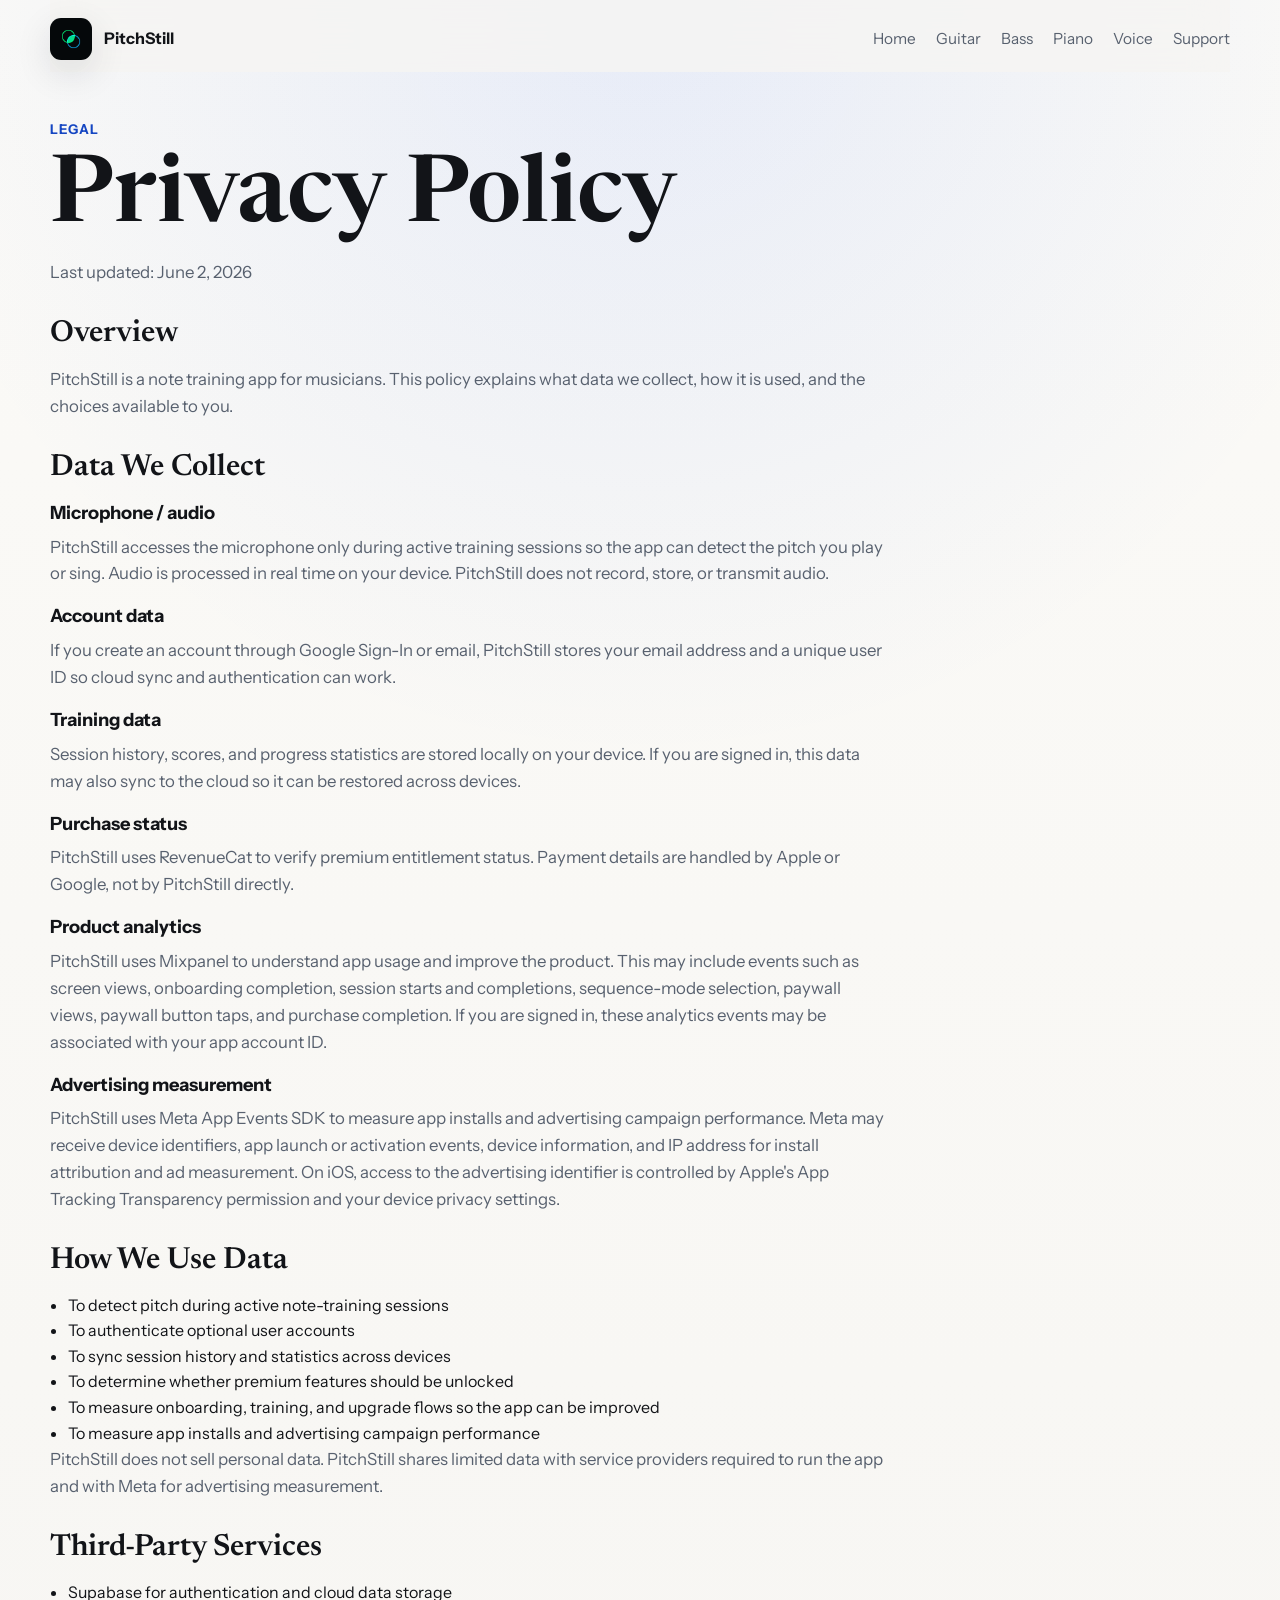
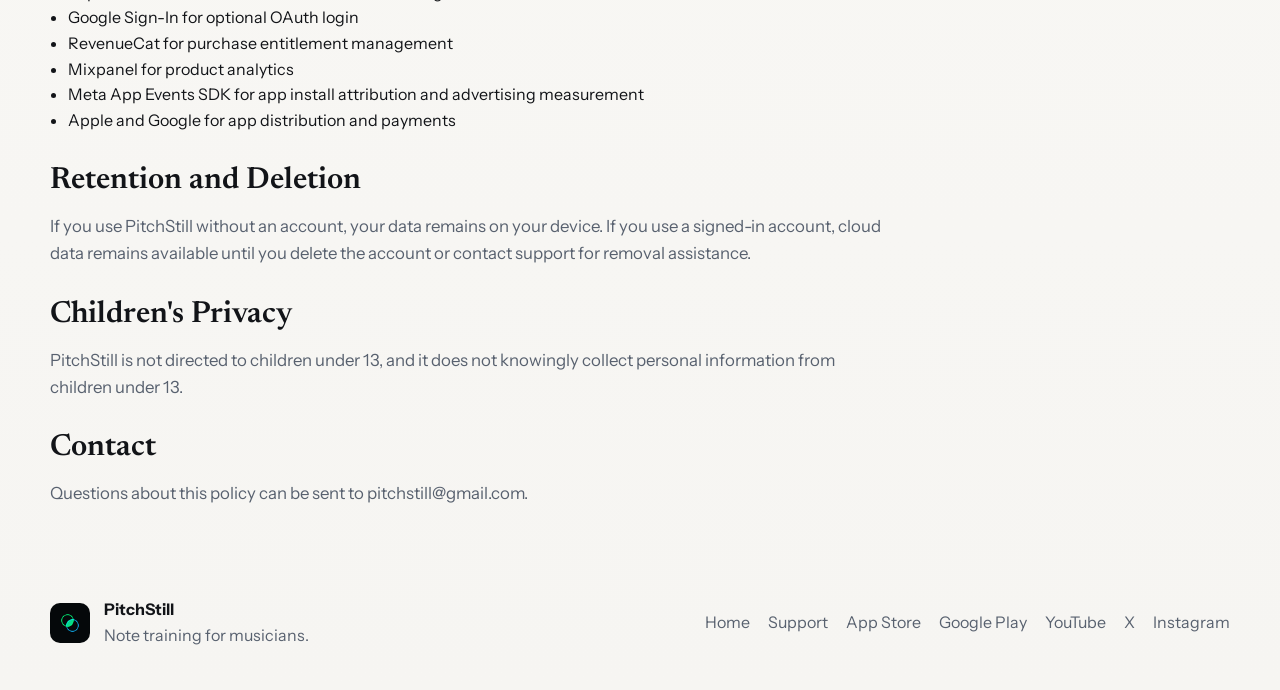
<file: privacy/index.html>
<!DOCTYPE html>
<html lang="en">
  <head>
    <meta charset="UTF-8" />
    <meta name="viewport" content="width=device-width, initial-scale=1.0" />
    <title>Privacy Policy | PitchStill</title>
    <meta
      name="description"
      content="Privacy Policy for PitchStill, the note training app for musicians."
    />
    <meta name="robots" content="index,follow" />
    <meta property="og:title" content="Privacy Policy | PitchStill" />
    <meta property="og:description" content="Read how PitchStill handles microphone, account, purchase, and analytics data." />
    <meta property="og:type" content="website" />
    <meta property="og:url" content="https://pitchstill.com/privacy/" />
    <link rel="canonical" href="https://pitchstill.com/privacy/" />
    <link rel="icon" type="image/png" sizes="32x32" href="../favicon-32x32.png" />
    <link rel="icon" type="image/png" sizes="16x16" href="../favicon-16x16.png" />
    <link rel="apple-touch-icon" sizes="180x180" href="../apple-touch-icon.png" />
    <link rel="preconnect" href="https://fonts.googleapis.com" />
    <link rel="preconnect" href="https://fonts.gstatic.com" crossorigin />
    <link
      href="https://fonts.googleapis.com/css2?family=Instrument+Sans:wght@400;500;600;700&family=Newsreader:opsz,wght@6..72,500;6..72,600&display=swap"
      rel="stylesheet"
    />
    <link rel="stylesheet" href="../assets/styles.css" />
    <script src="../assets/config.js"></script>
    <script defer src="../assets/app.js"></script>
  </head>
  <body data-page="privacy">
    <div class="subpage-shell">
      <header class="topbar">
        <a class="brand" href="../" aria-label="PitchStill home">
          <img src="../assets/images/app-icon.png" alt="PitchStill app icon" />
          <span>PitchStill</span>
        </a>
        <nav class="topnav" aria-label="Primary">
          <a href="../">Home</a>
          <a href="../guitar/">Guitar</a>
          <a href="../bass/">Bass</a>
          <a href="../piano/">Piano</a>
          <a href="../voice/">Voice</a>
          <a href="../support/">Support</a>
        </nav>
      </header>

      <main class="document-page">
        <div class="eyebrow">Legal</div>
        <h1>Privacy Policy</h1>
        <p class="document-meta">Last updated: June 2, 2026</p>

        <section class="document-section">
          <h2>Overview</h2>
          <p>
            PitchStill is a note training app for musicians. This policy explains what data we
            collect, how it is used, and the choices available to you.
          </p>
        </section>

        <section class="document-section">
          <h2>Data We Collect</h2>
          <h3>Microphone / audio</h3>
          <p>
            PitchStill accesses the microphone only during active training sessions so the app can
            detect the pitch you play or sing. Audio is processed in real time on your device.
            PitchStill does not record, store, or transmit audio.
          </p>

          <h3>Account data</h3>
          <p>
            If you create an account through Google Sign-In or email, PitchStill stores your email
            address and a unique user ID so cloud sync and authentication can work.
          </p>

          <h3>Training data</h3>
          <p>
            Session history, scores, and progress statistics are stored locally on your device. If
            you are signed in, this data may also sync to the cloud so it can be restored across
            devices.
          </p>

          <h3>Purchase status</h3>
          <p>
            PitchStill uses RevenueCat to verify premium entitlement status. Payment details are
            handled by Apple or Google, not by PitchStill directly.
          </p>

          <h3>Product analytics</h3>
          <p>
            PitchStill uses Mixpanel to understand app usage and improve the product. This may
            include events such as screen views, onboarding completion, session starts and
            completions, sequence-mode selection, paywall views, paywall button taps, and purchase
            completion. If you are signed in, these analytics events may be associated with your
            app account ID.
          </p>

          <h3>Advertising measurement</h3>
          <p>
            PitchStill uses Meta App Events SDK to measure app installs and advertising campaign
            performance. Meta may receive device identifiers, app launch or activation events,
            device information, and IP address for install attribution and ad measurement. On iOS,
            access to the advertising identifier is controlled by Apple's App Tracking Transparency
            permission and your device privacy settings.
          </p>
        </section>

        <section class="document-section">
          <h2>How We Use Data</h2>
          <ul class="document-list">
            <li>To detect pitch during active note-training sessions</li>
            <li>To authenticate optional user accounts</li>
            <li>To sync session history and statistics across devices</li>
            <li>To determine whether premium features should be unlocked</li>
            <li>To measure onboarding, training, and upgrade flows so the app can be improved</li>
            <li>To measure app installs and advertising campaign performance</li>
          </ul>
          <p>
            PitchStill does not sell personal data. PitchStill shares limited data with service
            providers required to run the app and with Meta for advertising measurement.
          </p>
        </section>

        <section class="document-section">
          <h2>Third-Party Services</h2>
          <ul class="document-list">
            <li>Supabase for authentication and cloud data storage</li>
            <li>Google Sign-In for optional OAuth login</li>
            <li>RevenueCat for purchase entitlement management</li>
            <li>Mixpanel for product analytics</li>
            <li>Meta App Events SDK for app install attribution and advertising measurement</li>
            <li>Apple and Google for app distribution and payments</li>
          </ul>
        </section>

        <section class="document-section">
          <h2>Retention and Deletion</h2>
          <p>
            If you use PitchStill without an account, your data remains on your device. If you use
            a signed-in account, cloud data remains available until you delete the account or
            contact support for removal assistance.
          </p>
        </section>

        <section class="document-section">
          <h2>Children's Privacy</h2>
          <p>
            PitchStill is not directed to children under 13, and it does not knowingly collect
            personal information from children under 13.
          </p>
        </section>

        <section class="document-section">
          <h2>Contact</h2>
          <p>
            Questions about this policy can be sent to
            <a href="mailto:pitchstill@gmail.com">pitchstill@gmail.com</a>.
          </p>
        </section>
      </main>
      <footer class="footer">
        <div class="footer-brand">
          <img src="../assets/images/app-icon.png" alt="PitchStill icon" />
          <div>
            <strong>PitchStill</strong>
            <p>Note training for musicians.</p>
          </div>
        </div>
        <div class="footer-links">
          <a href="../">Home</a>
          <a href="../support/">Support</a>
          <a href="https://apps.apple.com/app/id6759975330" target="_blank" rel="noreferrer">App Store</a>
          <a href="https://play.google.com/store/apps/details?id=com.shreyash.noteschool" target="_blank" rel="noreferrer">Google Play</a>
          <a href="https://www.youtube.com/@PitchStill" target="_blank" rel="noreferrer">YouTube</a>
          <a href="https://x.com/PitchStill" target="_blank" rel="noreferrer">X</a>
          <a href="https://www.instagram.com/pitchstill/" target="_blank" rel="noreferrer">Instagram</a>
        </div>
      </footer>
    </div>
  </body>
</html>
</file>
<file: assets/styles.css>
:root {
  --bg: #f6f5f2;
  --surface: rgba(255, 255, 255, 0.78);
  --surface-strong: #ffffff;
  --surface-border: rgba(15, 23, 42, 0.08);
  --ink: #121418;
  --muted: #58616f;
  --accent: #1d5cff;
  --accent-strong: #1546c2;
  --accent-warm: #f4a261;
  --success: #17855f;
  --shadow: 0 24px 80px rgba(16, 20, 28, 0.08);
  --radius-xl: 32px;
  --radius-lg: 24px;
  --radius-md: 18px;
  --radius-sm: 12px;
  --max-width: 1180px;
}

*,
*::before,
*::after {
  box-sizing: border-box;
}

html {
  scroll-behavior: smooth;
}

body {
  margin: 0;
  font-family: "Instrument Sans", system-ui, sans-serif;
  color: var(--ink);
  background:
    radial-gradient(circle at top, rgba(29, 92, 255, 0.09), transparent 32%),
    linear-gradient(180deg, #fbfaf7 0%, var(--bg) 100%);
  line-height: 1.6;
}

img {
  display: block;
  max-width: 100%;
}

a {
  color: inherit;
  text-decoration: none;
}

p,
ul {
  margin: 0;
}

.site-shell,
.subpage-shell {
  width: min(calc(100% - 32px), var(--max-width));
  margin: 0 auto;
}

.topbar {
  position: sticky;
  top: 0;
  z-index: 20;
  display: flex;
  align-items: center;
  justify-content: space-between;
  gap: 24px;
  padding: 18px 0 12px;
  background: rgba(246, 245, 242, 0.82);
  backdrop-filter: blur(18px);
}

.brand {
  display: inline-flex;
  align-items: center;
  gap: 12px;
  font-weight: 700;
  letter-spacing: 0;
}

.brand img {
  width: 42px;
  height: 42px;
  border-radius: 11px;
  box-shadow: 0 12px 36px rgba(17, 24, 39, 0.12);
}

.topnav {
  display: inline-flex;
  align-items: center;
  gap: 20px;
  color: var(--muted);
  font-size: 0.96rem;
}

.topnav a:hover,
.text-link:hover {
  color: var(--ink);
}

.nav-cta {
  min-height: 40px;
  padding: 9px 16px;
  border: 1px solid rgba(18, 20, 24, 0.1);
  border-radius: 999px;
  background: var(--ink);
  color: #fff;
  font-weight: 700;
}

.topnav .nav-cta:hover {
  color: #fff;
  background: #07080a;
}

.hero {
  display: grid;
  grid-template-columns: minmax(0, 1.05fr) minmax(320px, 440px);
  gap: 48px;
  align-items: center;
  min-height: min(720px, calc(100svh - 130px));
  padding: 34px 0 30px;
}

.eyebrow {
  display: inline-flex;
  align-items: center;
  gap: 8px;
  margin-bottom: 14px;
  color: var(--accent-strong);
  font-size: 0.84rem;
  font-weight: 700;
  letter-spacing: 0.08em;
  text-transform: uppercase;
}

h1,
h2 {
  margin: 0;
  font-family: "Newsreader", Georgia, serif;
  font-weight: 600;
  letter-spacing: 0;
  line-height: 0.98;
}

h1 {
  max-width: 11.5ch;
  font-size: clamp(3.2rem, 8vw, 5.8rem);
}

h2 {
  font-size: clamp(2rem, 4vw, 3.3rem);
}

h3 {
  margin: 0 0 10px;
  font-size: 1.14rem;
  line-height: 1.2;
}

.lede,
.section-heading p,
.document-page p {
  color: var(--muted);
  font-size: 1.05rem;
}

.hero-copy .lede {
  max-width: 58ch;
  margin-top: 20px;
}

.cta-row,
.inline-links {
  display: flex;
  flex-wrap: wrap;
  gap: 14px;
}

.cta-row {
  margin-top: 28px;
}

.button {
  display: inline-flex;
  align-items: center;
  justify-content: center;
  min-height: 52px;
  padding: 0 22px;
  border-radius: 999px;
  font-weight: 600;
  transition: transform 160ms ease, background-color 160ms ease, border-color 160ms ease;
}

.button:hover {
  transform: translateY(-1px);
}

.button-primary {
  background: var(--ink);
  color: #fff;
}

.button-primary:hover {
  background: #08090c;
}

.button-secondary {
  background: rgba(255, 255, 255, 0.72);
  border: 1px solid var(--surface-border);
  color: var(--ink);
}

.button-secondary:hover {
  background: rgba(255, 255, 255, 0.94);
  border-color: rgba(18, 20, 24, 0.18);
}

.app-store-badge-link {
  display: inline-flex;
  align-items: center;
  justify-content: center;
  align-self: start;
  min-height: 56px;
}

.app-store-badge {
  display: block;
  margin-top: 10px;
  height: 56px;
  width: auto;
}

.secondary-copy {
  margin-top: 14px;
  color: var(--muted);
  font-size: 0.98rem;
}

.google-play-badge {
  display: block;
  height: 76px;
  width: auto;
}

.document-list {
  padding-left: 18px;
}

.hero-proof {
  display: grid;
  grid-template-columns: repeat(3, minmax(0, 1fr));
  gap: 10px;
  max-width: 680px;
  margin-top: 24px;
}

.hero-proof div {
  min-height: 92px;
  padding: 16px;
  border: 1px solid rgba(15, 23, 42, 0.08);
  border-radius: 18px;
  background: rgba(255, 255, 255, 0.58);
}

.hero-proof strong {
  display: block;
  color: var(--ink);
  font-size: 1.35rem;
  line-height: 1;
}

.hero-proof span {
  display: block;
  margin-top: 8px;
  color: var(--muted);
  font-size: 0.9rem;
  line-height: 1.25;
}

.hero-visual {
  position: relative;
  display: grid;
  justify-items: end;
  isolation: isolate;
}

.hero-visual::before {
  position: absolute;
  inset: 8% -7% 2% 12%;
  z-index: -1;
  border-radius: 42px;
  background:
    linear-gradient(135deg, rgba(29, 92, 255, 0.14), rgba(244, 162, 97, 0.16)),
    rgba(255, 255, 255, 0.42);
  content: "";
}

.phone-frame {
  width: 100%;
  padding: 14px;
  border-radius: 38px;
  background: linear-gradient(180deg, #15171b 0%, #050608 100%);
  box-shadow: 0 30px 100px rgba(10, 12, 17, 0.2);
}

.phone-frame img {
  width: 100%;
  border-radius: 26px;
}

.phone-frame-large {
  max-width: 390px;
  margin-left: auto;
}

.practice-panel {
  position: absolute;
  z-index: 2;
  width: min(210px, 46%);
  padding: 16px;
  border: 1px solid rgba(15, 23, 42, 0.1);
  border-radius: 20px;
  background: rgba(255, 255, 255, 0.86);
  box-shadow: 0 20px 70px rgba(10, 12, 17, 0.14);
  backdrop-filter: blur(16px);
}

.practice-panel-left {
  left: -28px;
  top: 18%;
}

.practice-panel-right {
  right: -20px;
  bottom: 14%;
}

.panel-label {
  display: block;
  color: var(--accent-strong);
  font-size: 0.76rem;
  font-weight: 800;
  letter-spacing: 0.08em;
  text-transform: uppercase;
}

.practice-panel strong {
  display: block;
  margin-top: 4px;
  font-size: 1rem;
}

.practice-panel p {
  margin-top: 10px;
  color: var(--muted);
  font-size: 0.88rem;
  line-height: 1.3;
}

.mini-meter {
  height: 8px;
  margin-top: 14px;
  overflow: hidden;
  border-radius: 999px;
  background: rgba(18, 20, 24, 0.1);
}

.mini-meter span {
  display: block;
  width: 86%;
  height: 100%;
  border-radius: inherit;
  background: linear-gradient(90deg, var(--success), var(--accent-warm));
}

.note-chip-row {
  display: flex;
  gap: 8px;
  margin-top: 12px;
}

.note-chip-row span {
  display: grid;
  width: 42px;
  height: 42px;
  place-items: center;
  border-radius: 50%;
  background: var(--ink);
  color: #fff;
  font-weight: 800;
}

.section {
  padding: 54px 0;
}

.launch-video {
  padding-top: 26px;
}

.section-heading {
  max-width: 760px;
  margin-bottom: 28px;
}

.section-heading-wide {
  max-width: 920px;
}

.section-kicker {
  max-width: 64ch;
  color: var(--muted);
  font-size: 1.05rem;
}

.story-band,
.premium-band,
.faq-band {
  display: grid;
  gap: 24px;
}

.story-band {
  grid-template-columns: minmax(0, 0.9fr) minmax(0, 1.1fr);
  align-items: start;
}

.story-copy p + p {
  margin-top: 16px;
}

.story-list,
.faq-list,
.benefit-list {
  display: grid;
  gap: 14px;
}

.story-list {
  grid-column: 1 / -1;
  grid-template-columns: repeat(3, minmax(0, 1fr));
  margin: 0;
  padding: 0;
  list-style: none;
}

.story-list li,
.faq-item,
.benefit-item,
.instrument-link-card {
  border: 1px solid var(--surface-border);
  background: var(--surface);
  box-shadow: var(--shadow);
  backdrop-filter: blur(18px);
}

.story-list li {
  padding: 18px 20px;
  border-radius: 20px;
}

.story-list strong,
.benefit-item strong {
  display: block;
  margin-bottom: 6px;
}

.story-list span,
.benefit-item span,
.faq-item p {
  color: var(--muted);
}

.instrument-link-grid,
.landing-feature-grid,
.faq-grid {
  display: grid;
  gap: 18px;
}

.instrument-link-grid {
  grid-template-columns: repeat(4, minmax(0, 1fr));
}

.instrument-link-card {
  overflow: hidden;
  border-radius: 24px;
  transition: transform 160ms ease, border-color 160ms ease;
}

.instrument-link-card:hover {
  border-color: rgba(18, 20, 24, 0.18);
  transform: translateY(-2px);
}

.instrument-link-card img {
  width: 100%;
  aspect-ratio: 4 / 3;
  object-fit: cover;
}

.instrument-link-card div {
  padding: 18px;
}

.instrument-link-card span {
  color: var(--accent-strong);
  font-size: 0.86rem;
  font-weight: 800;
}

.premium-band {
  grid-template-columns: minmax(0, 1fr) minmax(280px, 420px);
  align-items: center;
  padding: 30px;
  border: 1px solid var(--surface-border);
  border-radius: 30px;
  background:
    linear-gradient(135deg, rgba(29, 92, 255, 0.08), rgba(244, 162, 97, 0.1)),
    rgba(255, 255, 255, 0.62);
  box-shadow: var(--shadow);
}

.benefit-list {
  grid-template-columns: repeat(2, minmax(0, 1fr));
}

.benefit-item {
  padding: 18px;
  border-radius: 20px;
}

.faq-grid {
  grid-template-columns: repeat(2, minmax(0, 1fr));
}

.faq-item {
  padding: 22px;
  border-radius: 22px;
}

.faq-item h3 {
  margin-bottom: 8px;
}

.landing-hero {
  display: grid;
  grid-template-columns: minmax(0, 0.95fr) minmax(340px, 1.05fr);
  gap: 42px;
  align-items: center;
  padding: 46px 0 34px;
}

.landing-hero h1 {
  max-width: 12ch;
}

.landing-hero .lede {
  max-width: 58ch;
  margin-top: 20px;
}

.landing-hero-media {
  position: relative;
  overflow: hidden;
  min-height: 520px;
  border-radius: 34px;
  background: var(--ink);
  box-shadow: 0 30px 100px rgba(10, 12, 17, 0.18);
}

.landing-hero-media img {
  width: 100%;
  height: 100%;
  min-height: 520px;
  object-fit: cover;
}

.landing-hero-media::after {
  position: absolute;
  inset: 0;
  background: linear-gradient(180deg, rgba(5, 6, 8, 0) 35%, rgba(5, 6, 8, 0.68) 100%);
  content: "";
}

.landing-photo-caption {
  position: absolute;
  right: 20px;
  bottom: 20px;
  left: 20px;
  z-index: 1;
  color: #fff;
}

.landing-photo-caption strong {
  display: block;
  font-size: 1.15rem;
}

.landing-photo-caption span {
  display: block;
  color: rgba(255, 255, 255, 0.76);
}

.landing-proof-row {
  display: grid;
  grid-template-columns: repeat(3, minmax(0, 1fr));
  gap: 10px;
  margin-top: 24px;
}

.landing-proof-row div {
  padding: 14px;
  border: 1px solid var(--surface-border);
  border-radius: 16px;
  background: rgba(255, 255, 255, 0.62);
}

.landing-proof-row strong {
  display: block;
}

.landing-proof-row span {
  display: block;
  margin-top: 4px;
  color: var(--muted);
  font-size: 0.9rem;
  line-height: 1.25;
}

.landing-feature-grid {
  grid-template-columns: repeat(3, minmax(0, 1fr));
}

.landing-feature-card {
  min-height: 100%;
}

.split-showcase {
  display: grid;
  grid-template-columns: minmax(0, 0.95fr) minmax(280px, 360px);
  gap: 30px;
  align-items: center;
}

.split-showcase .phone-frame {
  max-width: 330px;
  margin: 0 auto;
}

.launch-video-grid {
  display: grid;
  grid-template-columns: minmax(0, 1.15fr) minmax(280px, 360px);
  gap: 24px;
  align-items: center;
}

.video-stage {
  position: relative;
}

.video-stage-glow {
  position: absolute;
  inset: auto 10% -24px;
  height: 160px;
  border-radius: 999px;
  background: radial-gradient(circle, rgba(29, 92, 255, 0.2) 0%, rgba(29, 92, 255, 0) 70%);
  filter: blur(12px);
  pointer-events: none;
}

.video-card {
  position: relative;
  overflow: hidden;
  border: 1px solid rgba(11, 16, 30, 0.08);
  border-radius: 30px;
  background:
    linear-gradient(180deg, rgba(255, 255, 255, 0.92) 0%, rgba(247, 248, 252, 0.96) 100%);
  box-shadow: 0 34px 90px rgba(10, 12, 17, 0.14);
}

.video-card-topbar {
  display: flex;
  align-items: center;
  gap: 8px;
  padding: 16px 18px 14px;
  border-bottom: 1px solid rgba(15, 23, 42, 0.08);
  background: rgba(255, 255, 255, 0.88);
}

.video-card-topbar span {
  width: 10px;
  height: 10px;
  border-radius: 50%;
  background: rgba(88, 97, 111, 0.28);
}

.video-card-topbar strong {
  margin-left: 8px;
  font-size: 0.92rem;
  letter-spacing: 0;
}

.video-embed {
  position: relative;
  aspect-ratio: 16 / 9;
  background: #050608;
}

.video-embed iframe {
  position: absolute;
  inset: 0;
  width: 100%;
  height: 100%;
  border: 0;
}

.launch-video-aside {
  display: grid;
  gap: 18px;
  align-content: center;
}

.launch-video-note {
  color: var(--muted);
  font-size: 1rem;
}

.section-grid .steps,
.feature-grid,
.instrument-grid,
.support-grid {
  display: grid;
  gap: 18px;
}

.steps {
  grid-template-columns: repeat(3, minmax(0, 1fr));
}

.card,
.feature-card,
.instrument-card,
.trust-card,
.final-cta-card {
  border: 1px solid var(--surface-border);
  background: var(--surface);
  backdrop-filter: blur(18px);
  box-shadow: var(--shadow);
}

.card,
.feature-card {
  padding: 24px;
  border-radius: var(--radius-lg);
}

.step-number {
  display: inline-flex;
  margin-bottom: 18px;
  color: var(--accent-strong);
  font-size: 0.9rem;
  font-weight: 700;
  letter-spacing: 0.08em;
}

.feature-grid {
  grid-template-columns: repeat(2, minmax(0, 1fr));
}

.feature-card p,
.instrument-card p,
.card p {
  color: var(--muted);
}

.instrument-grid {
  grid-template-columns: repeat(2, minmax(0, 1fr));
}

.instrument-card {
  overflow: hidden;
  border-radius: 28px;
}

.instrument-card img {
  aspect-ratio: 16 / 10;
  object-fit: cover;
}

.instrument-card div {
  padding: 20px 22px 24px;
}

.screenshot-grid {
  display: grid;
  grid-template-columns: repeat(3, minmax(0, 1fr));
  gap: 18px;
  align-items: start;
}

.mobile-carousel-controls {
  display: none;
}

.shot-card {
  margin: 0;
}

.shot-card .phone-frame {
  border-radius: 30px;
  padding: 10px;
}

.shot-card .phone-frame img {
  border-radius: 20px;
}

.trust {
  display: grid;
  grid-template-columns: minmax(0, 1.1fr) minmax(280px, 360px);
  gap: 24px;
  align-items: stretch;
}

.testimonial-grid {
  display: grid;
  grid-template-columns: repeat(2, minmax(0, 1fr));
  gap: 18px;
}

.testimonial-card {
  display: grid;
  gap: 18px;
  align-content: space-between;
  min-height: 100%;
}

.testimonial-quote {
  color: var(--ink);
  font-size: 1.03rem;
  line-height: 1.7;
}

.testimonial-meta {
  display: grid;
  gap: 2px;
}

.testimonial-meta strong {
  font-size: 0.98rem;
}

.testimonial-meta span {
  color: var(--muted);
  font-size: 0.9rem;
}

.trust-card {
  display: grid;
  grid-template-columns: repeat(3, minmax(0, 1fr));
  gap: 0;
  padding: 0;
  border-radius: 22px;
  overflow: hidden;
  background: rgba(18, 20, 24, 0.08);
}

.trust-metric {
  padding: 20px 16px;
  background: rgba(255, 255, 255, 0.9);
  text-align: center;
}

.trust-metric + .trust-metric {
  border-left: 1px solid var(--surface-border);
}

.metric-value {
  display: block;
  font-family: "Newsreader", Georgia, serif;
  font-size: 2rem;
  line-height: 0.95;
}

.metric-label {
  display: block;
  margin-top: 6px;
  color: var(--muted);
  font-size: 0.92rem;
}

.final-cta-card {
  display: grid;
  gap: 22px;
  justify-items: start;
  padding: 34px 36px;
  border-radius: 30px;
}

.final-cta-card p {
  max-width: 54ch;
}

.footer {
  display: flex;
  align-items: center;
  justify-content: space-between;
  gap: 24px;
  padding: 18px 0 42px;
  color: var(--muted);
}

.footer-brand {
  display: flex;
  align-items: center;
  gap: 14px;
}

.footer-brand img {
  width: 40px;
  height: 40px;
  border-radius: 10px;
}

.footer-brand strong {
  display: block;
  color: var(--ink);
}

.footer-links {
  display: flex;
  gap: 18px;
}

.document-page {
  max-width: 840px;
  padding: 44px 0 72px;
}

.document-meta {
  margin-top: 14px;
}

.document-section {
  margin-top: 34px;
}

.document-section h2 {
  margin-bottom: 16px;
  font-size: 1.9rem;
}

.document-section h3 {
  margin-top: 18px;
}

.support-grid {
  margin-top: 34px;
  grid-template-columns: repeat(3, minmax(0, 1fr));
}

@media (max-width: 1080px) {
  .hero,
  .landing-hero,
  .launch-video-grid,
  .trust,
  .story-band,
  .premium-band,
  .split-showcase,
  .steps,
  .feature-grid,
  .instrument-grid,
  .instrument-link-grid,
  .landing-feature-grid,
  .benefit-list,
  .faq-grid,
  .support-grid,
  .screenshot-grid,
  .final-cta-card,
  .footer {
    grid-template-columns: 1fr;
  }

  .hero {
    gap: 30px;
    min-height: 0;
  }

  .launch-video-aside {
    justify-items: start;
  }

  .landing-hero-media {
    min-height: 440px;
  }

  .landing-hero-media img {
    min-height: 440px;
  }

  .phone-frame-large {
    margin: 0 auto;
  }

  .hero-visual {
    justify-items: center;
  }

  .practice-panel-left {
    left: 4%;
  }

  .practice-panel-right {
    right: 5%;
  }

  .screenshot-grid {
    grid-template-columns: repeat(2, minmax(0, 1fr));
  }

  .testimonial-grid {
    grid-template-columns: 1fr;
  }

  .final-cta-card,
  .footer {
    display: grid;
  }
}

@media (max-width: 720px) {
  .site-shell,
  .subpage-shell {
    width: min(calc(100% - 24px), var(--max-width));
  }

  .topbar {
    position: static;
    flex-direction: column;
    align-items: center;
    background: transparent;
    backdrop-filter: none;
  }

  .topnav {
    width: 100%;
    justify-content: flex-start;
    gap: 10px;
    overflow-x: auto;
    padding: 0 2px 6px;
    text-align: left;
    scroll-snap-type: x proximity;
    -webkit-overflow-scrolling: touch;
    scrollbar-width: none;
  }

  .topnav::-webkit-scrollbar {
    display: none;
  }

  .topnav a {
    flex: 0 0 auto;
    scroll-snap-align: start;
  }

  .topnav a:not(.nav-cta) {
    min-height: 38px;
    padding: 8px 12px;
    border: 1px solid rgba(18, 20, 24, 0.08);
    border-radius: 999px;
    background: rgba(255, 255, 255, 0.62);
  }

  .nav-cta {
    min-height: 38px;
  }

  .cta-row,
  .inline-links {
    gap: 14px;
  }

  .hero {
    padding-top: 22px;
    gap: 16px;
  }

  .launch-video {
    padding-top: 12px;
  }

  .section {
    padding: 42px 0;
  }

  h1 {
    max-width: none;
    font-size: clamp(2.45rem, 11vw, 3.55rem);
    line-height: 0.96;
  }

  h2 {
    line-height: 1.02;
  }

  .hero-copy,
  .landing-hero-copy,
  .section-heading,
  .trust-copy,
  .document-page {
    text-align: center;
  }

  .launch-video-aside {
    justify-items: center;
    text-align: center;
  }

  .hero-copy .lede,
  .landing-hero .lede,
  .section-heading p {
    margin-left: auto;
    margin-right: auto;
  }

  .landing-hero {
    padding-top: 28px;
    gap: 24px;
  }

  .landing-hero h1 {
    max-width: none;
  }

  .landing-hero-media {
    min-height: 360px;
    border-radius: 26px;
  }

  .landing-hero-media img {
    min-height: 360px;
  }

  .landing-proof-row {
    grid-template-columns: 1fr;
    max-width: 420px;
    margin-left: auto;
    margin-right: auto;
  }

  .premium-band {
    padding: 24px 18px;
    text-align: center;
  }

  .story-band,
  .split-showcase {
    gap: 20px;
  }

  .story-list {
    grid-template-columns: 1fr;
  }

  .hero-proof {
    grid-template-columns: repeat(3, minmax(0, 1fr));
    max-width: 420px;
    margin: 16px auto 0;
    gap: 6px;
  }

  .hero-proof div {
    min-height: 0;
    padding: 10px 8px;
    border-radius: 14px;
  }

  .hero-proof strong {
    font-size: 1.05rem;
  }

  .hero-proof span {
    margin-top: 4px;
    font-size: 0.72rem;
    line-height: 1.15;
  }

  .cta-row,
  .inline-links {
    justify-content: center;
  }

  .cta-row .button,
  .inline-links .button {
    width: 100%;
  }

  .cta-row .app-store-badge-link {
    flex: 1 1 calc(50% - 7px);
    width: auto;
    min-width: 0;
    min-height: 48px;
  }

  .cta-row .button-secondary {
    flex-basis: 100%;
    min-height: 46px;
  }

  .final-cta .app-store-badge-link {
    width: 100%;
  }

  .app-store-badge {
    height: 42px;
    margin-top: 0;
  }

  .google-play-badge {
    height: 58px;
  }

  .hero-visual {
    margin-top: 0;
  }

  .hero-visual::before {
    inset: 10% 14% 1%;
    border-radius: 26px;
  }

  .practice-panel {
    display: none;
  }

  .phone-frame-large {
    max-width: 250px;
  }

  .instrument-link-grid.mobile-carousel,
  .instrument-grid.mobile-carousel,
  .screenshot-grid.mobile-carousel {
    display: grid;
    grid-auto-flow: column;
    grid-auto-columns: minmax(248px, 82%);
    grid-template-columns: none;
    gap: 14px;
    overflow-x: auto;
    margin-inline: -12px;
    padding: 2px 12px 14px;
    scroll-snap-type: x mandatory;
    overscroll-behavior-inline: contain;
    mask-image: linear-gradient(90deg, transparent 0, #000 12px, #000 calc(100% - 36px), transparent 100%);
    -webkit-mask-image: linear-gradient(90deg, transparent 0, #000 12px, #000 calc(100% - 36px), transparent 100%);
    -webkit-overflow-scrolling: touch;
    scrollbar-width: none;
  }

  .screenshot-grid.mobile-carousel {
    grid-auto-columns: minmax(230px, 78%);
  }

  .instrument-link-grid.mobile-carousel::-webkit-scrollbar,
  .instrument-grid.mobile-carousel::-webkit-scrollbar,
  .screenshot-grid.mobile-carousel::-webkit-scrollbar {
    display: none;
  }

  .instrument-link-card,
  .instrument-card,
  .shot-card {
    min-width: 0;
    scroll-snap-align: center;
    scroll-snap-stop: always;
  }

  .instrument-link-card:hover {
    transform: none;
  }

  .instrument-card img {
    width: 100%;
  }

  .mobile-carousel-controls {
    display: flex;
    align-items: center;
    justify-content: center;
    gap: 12px;
    margin-top: 8px;
  }

  .carousel-arrow {
    position: relative;
    display: grid;
    width: 38px;
    height: 38px;
    place-items: center;
    border: 1px solid rgba(18, 20, 24, 0.12);
    border-radius: 50%;
    background: rgba(255, 255, 255, 0.78);
    box-shadow: 0 10px 28px rgba(10, 12, 17, 0.08);
    cursor: pointer;
  }

  .carousel-arrow::before {
    width: 10px;
    height: 10px;
    border-top: 2px solid var(--ink);
    border-right: 2px solid var(--ink);
    content: "";
  }

  .carousel-arrow-prev::before {
    transform: translateX(2px) rotate(-135deg);
  }

  .carousel-arrow-next::before {
    transform: translateX(-2px) rotate(45deg);
  }

  .mobile-carousel-dots {
    display: flex;
    align-items: center;
    justify-content: center;
    gap: 7px;
  }

  .carousel-dot {
    width: 6px;
    height: 6px;
    padding: 0;
    border: 0;
    border-radius: 999px;
    background: rgba(18, 20, 24, 0.2);
    cursor: pointer;
    transition: width 160ms ease, background-color 160ms ease;
  }

  .carousel-dot.is-active {
    width: 18px;
    background: var(--accent-strong);
  }

  .shot-card .phone-frame {
    padding: 9px;
    border-radius: 26px;
  }

  .video-card {
    border-radius: 24px;
  }

  .video-card-topbar {
    justify-content: center;
    flex-wrap: wrap;
  }

  .trust {
    gap: 18px;
  }

  .testimonial-grid {
    gap: 14px;
  }

  .trust-card {
    grid-template-columns: 1fr;
    text-align: center;
    border-radius: 20px;
  }

  .trust-metric + .trust-metric {
    border-left: 0;
    border-top: 1px solid var(--surface-border);
  }

  .final-cta-card {
    padding: 26px 20px;
    text-align: center;
    justify-items: center;
  }

  .footer {
    justify-items: center;
    text-align: center;
    gap: 14px;
  }

  .footer-brand,
  .footer-links {
    justify-content: center;
  }

  .footer-links {
    flex-wrap: wrap;
  }
}
</file>
